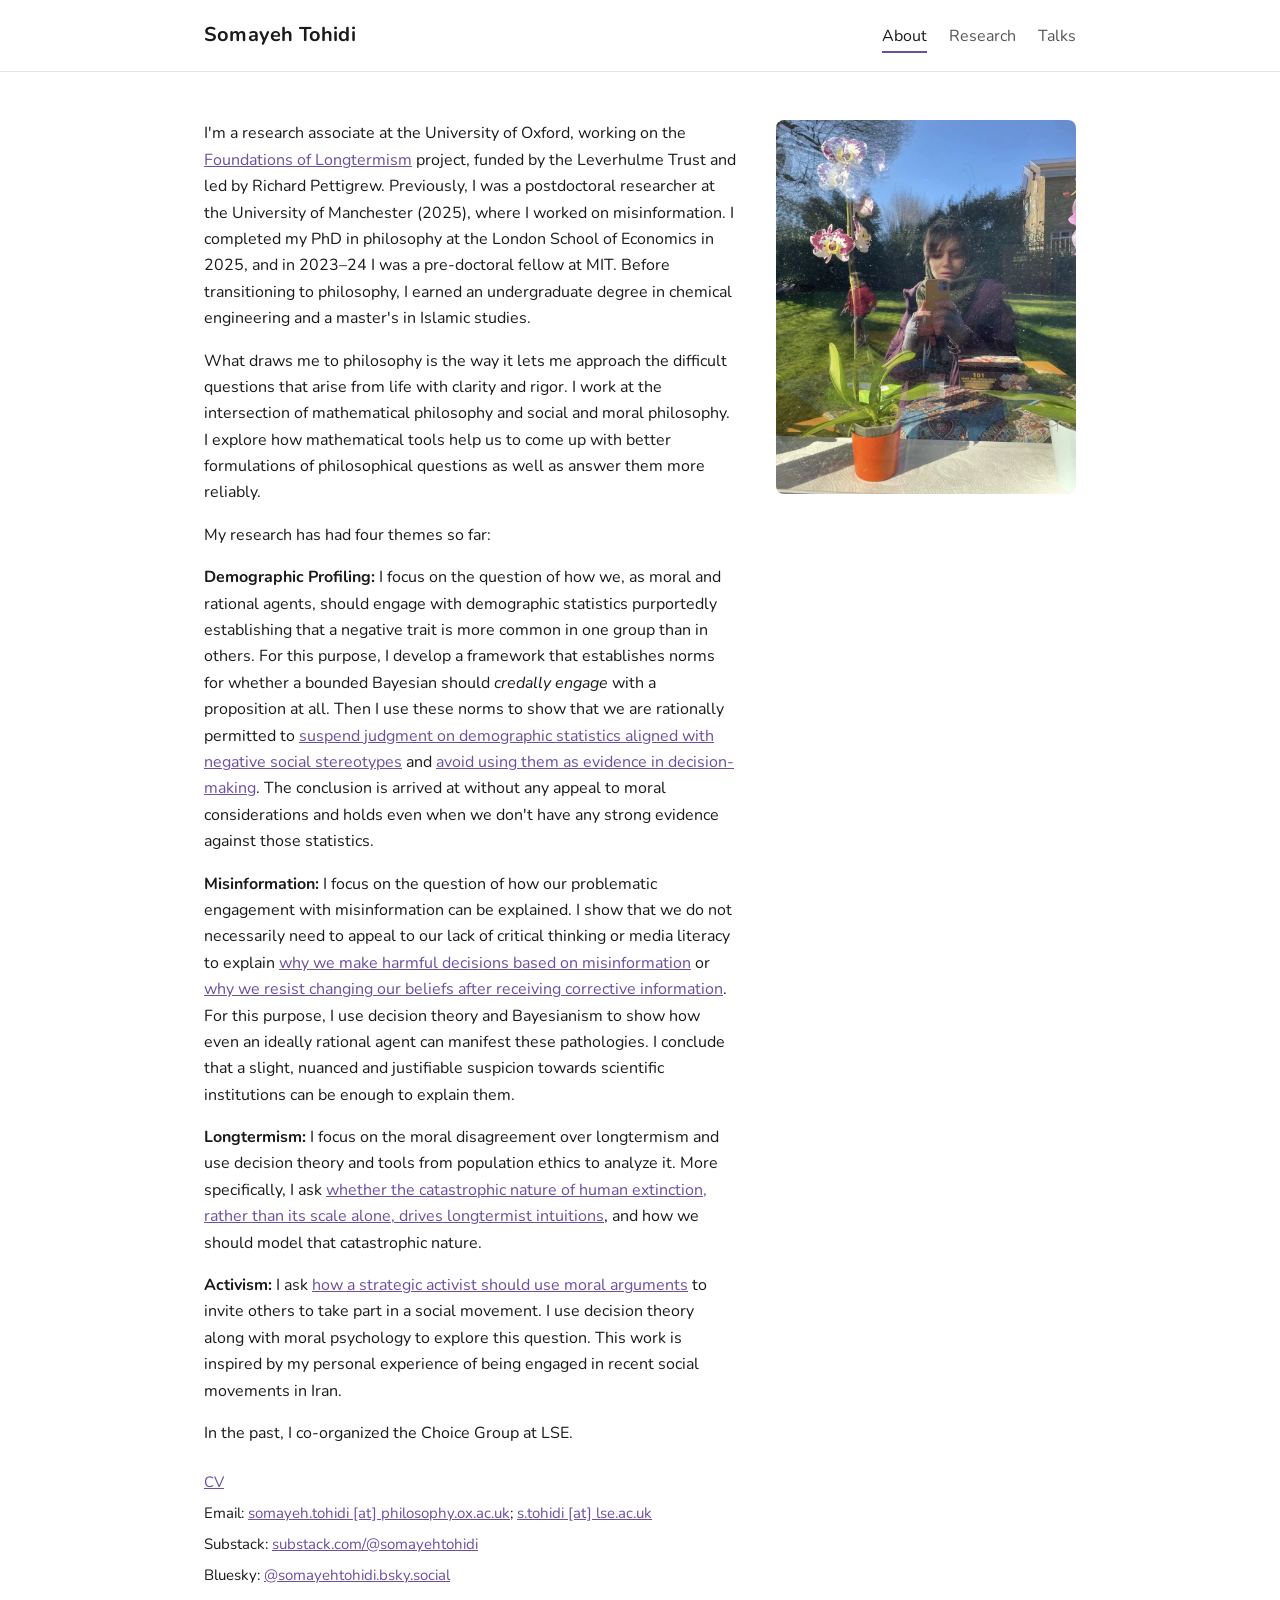
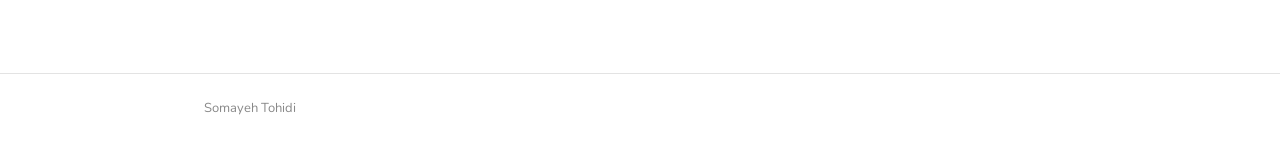
<file: index.html>
<!DOCTYPE html>
<html lang="en">
<head>
<meta charset="utf-8">
<meta name="viewport" content="width=device-width, initial-scale=1">
<title>Somayeh Tohidi</title>
<link rel="preconnect" href="https://fonts.googleapis.com">
<link rel="preconnect" href="https://fonts.gstatic.com" crossorigin>
<link href="https://fonts.googleapis.com/css2?family=Nunito:ital,wght@0,400;0,600;0,700;1,400&display=swap" rel="stylesheet">
<link rel="stylesheet" href="style.css">
</head>
<body>
<header class="site-header">
  <div class="wrap">
    <a class="brand" href="index.html">Somayeh Tohidi</a>
    <nav class="nav">
      <a href="index.html" class="active">About</a>
      <a href="research.html">Research</a>
      <a href="talks.html">Talks</a>
    </nav>
  </div>
</header>

<main>
  <div class="wrap">
    <div class="about-grid">
      <div class="about-text">
        <p>I'm a research associate at the University of Oxford, working on the <a href="https://richardpettigrew.com/the-foundations-of-longtermism/">Foundations of Longtermism</a> project, funded by the Leverhulme Trust and led by Richard Pettigrew. Previously, I was a postdoctoral researcher at the University of Manchester (2025), where I worked on misinformation. I completed my PhD in philosophy at the London School of Economics in 2025, and in 2023&ndash;24 I was a pre-doctoral fellow at MIT. Before transitioning to philosophy, I earned an undergraduate degree in chemical engineering and a master's in Islamic studies.</p>

        <p>What draws me to philosophy is the way it lets me approach the difficult questions that arise from life with clarity and rigor. I work at the intersection of mathematical philosophy and social and moral philosophy. I explore how mathematical tools help us to come up with better formulations of philosophical questions as well as answer them more reliably.</p>

        <p>My research has had four themes so far:</p>

        <p><strong>Demographic Profiling:</strong> I focus on the question of how we, as moral and rational agents, should engage with demographic statistics purportedly establishing that a negative trait is more common in one group than in others. For this purpose, I develop a framework that establishes norms for whether a bounded Bayesian should <em>credally engage</em> with a proposition at all. Then I use these norms to show that we are rationally permitted to <a href="research.html#politically-salient-science">suspend judgment on demographic statistics aligned with negative social stereotypes</a> and <a href="research.html#bounded-bayesian">avoid using them as evidence in decision-making</a>. The conclusion is arrived at without any appeal to moral considerations and holds even when we don't have any strong evidence against those statistics.</p>

        <p><strong>Misinformation:</strong> I focus on the question of how our problematic engagement with misinformation can be explained. I show that we do not necessarily need to appeal to our lack of critical thinking or media literacy to explain <a href="research.html#unconvinced-yet-influenced">why we make harmful decisions based on misinformation</a> or <a href="research.html#rational-resistance">why we resist changing our beliefs after receiving corrective information</a>. For this purpose, I use decision theory and Bayesianism to show how even an ideally rational agent can manifest these pathologies. I conclude that a slight, nuanced and justifiable suspicion towards scientific institutions can be enough to explain them.</p>

        <p><strong>Longtermism:</strong> I focus on the moral disagreement over longtermism and use decision theory and tools from population ethics to analyze it. More specifically, I ask <a href="research.html#longtermism-and-revolution">whether the catastrophic nature of human extinction, rather than its scale alone, drives longtermist intuitions</a>, and how we should model that catastrophic nature.</p>

        <p><strong>Activism:</strong> I ask <a href="research.html#moral-arguments">how a strategic activist should use moral arguments</a> to invite others to take part in a social movement. I use decision theory along with moral psychology to explore this question. This work is inspired by my personal experience of being engaged in recent social movements in Iran.</p>

        <p>In the past, I co-organized the Choice Group at LSE.</p>

        <div class="links">
          <p><a href="https://www.dropbox.com/scl/fi/em5snk0mjht50fcupt3ad/CV-5.pdf?rlkey=4yokegmrpwgsp3ri8vrx7lq3i&amp;st=0tmhv95s&amp;dl=0">CV</a></p>
          <p>Email: <a href="mailto:somayeh.tohidi@philosophy.ox.ac.uk">somayeh.tohidi [at] philosophy.ox.ac.uk</a>; <a href="mailto:s.tohidi@lse.ac.uk">s.tohidi [at] lse.ac.uk</a></p>
          <p>Substack: <a href="https://substack.com/@somayehtohidi">substack.com/@somayehtohidi</a></p>
          <p>Bluesky: <a href="https://bsky.app/profile/somayehtohidi.bsky.social">@somayehtohidi.bsky.social</a></p>
        </div>
      </div>
      <div class="about-photo">
        <img src="assets/Profile-2026.jpg" alt="Somayeh Tohidi">
      </div>
    </div>
  </div>
</main>

<footer class="site-footer">
  <div class="wrap">Somayeh Tohidi</div>
</footer>
</body>
</html>
</file>
<file: style.css>
:root {
  --ink: #1a1a1a;
  --muted: #555;
  --faint: #888;
  --line: #e3e3e3;
  --accent: #6b4fa0;
  --bg: #ffffff;
  --max: 920px;
}

* { box-sizing: border-box; margin: 0; padding: 0; }

html { scroll-behavior: smooth; }

body {
  font-family: 'Nunito', sans-serif;
  color: var(--ink);
  background: var(--bg);
  line-height: 1.65;
  -webkit-font-smoothing: antialiased;
}

.wrap {
  max-width: var(--max);
  margin: 0 auto;
  padding: 0 24px;
}

/* Header / nav */
.site-header {
  border-bottom: 1px solid var(--line);
  position: sticky;
  top: 0;
  background: rgba(255,255,255,0.92);
  backdrop-filter: blur(6px);
  z-index: 10;
}
.site-header .wrap {
  display: flex;
  align-items: baseline;
  justify-content: space-between;
  padding-top: 18px;
  padding-bottom: 18px;
  gap: 16px;
  flex-wrap: wrap;
}
.brand {
  font-size: 20px;
  font-weight: 700;
  color: var(--ink);
  text-decoration: none;
  letter-spacing: 0.2px;
}
.nav {
  display: flex;
  gap: 22px;
}
.nav a {
  font-size: 16px;
  color: var(--muted);
  text-decoration: none;
  padding-bottom: 2px;
  border-bottom: 2px solid transparent;
}
.nav a:hover { color: var(--ink); }
.nav a.active {
  color: var(--ink);
  border-bottom-color: var(--accent);
}

/* Main */
main { padding: 48px 0 80px; }

h1.page-title {
  font-size: 40px;
  font-weight: 700;
  line-height: 1.1;
  margin-bottom: 26px;
}
@media (max-width: 640px) { h1.page-title { font-size: 32px; } }

p { margin-bottom: 16px; font-size: 16px; }
a { color: var(--accent); }

/* About layout */
.about-grid {
  display: flex;
  gap: 40px;
  align-items: flex-start;
}
.about-text { flex: 1 1 0; min-width: 0; }
.about-photo { flex: 0 0 300px; }
.about-photo img {
  width: 100%;
  height: auto;
  border-radius: 8px;
  display: block;
}
.links { margin-top: 24px; }
.links p { margin-bottom: 6px; font-size: 15px; }
@media (max-width: 720px) {
  .about-grid { flex-direction: column; gap: 24px; }
  .about-photo { flex: 1 1 auto; max-width: 340px; }
}

/* Section headings */
.section-title {
  font-size: 22px;
  font-weight: 700;
  margin: 34px 0 10px;
}
.section-title:first-of-type { margin-top: 0; }

/* Page intro photo */
.page-photo {
  border-radius: 8px;
  display: block;
  margin: 0 0 32px;
}
.page-photo.landscape { width: 100%; max-width: 360px; height: auto; }
.page-photo.portrait { width: 100%; max-width: 320px; height: auto; }

/* Papers (details/summary accordion) */
.paper {
  border-bottom: 1px solid var(--line);
}
.paper summary {
  list-style: none;
  cursor: pointer;
  display: grid;
  grid-template-columns: 21px 1fr;
  column-gap: 10px;
  padding: 11px 0;
  font-size: 15px;
  line-height: 1.45;
}
.paper summary::-webkit-details-marker { display: none; }
.paper summary::before {
  content: "\25B6";
  font-size: 11px;
  color: var(--faint);
  transition: transform 0.18s ease;
  line-height: 1.6;
  font-weight: 400;
  grid-row: 1;
  grid-column: 1;
}
.ptitle { font-weight: 700; grid-column: 2; }
.paper[open] summary::before { transform: rotate(90deg); }
.coauthors { grid-column: 2; font-weight: 400; font-size: 13px; color: var(--muted); margin-top: 3px; }
.coauthors a { color: var(--accent); }
.venue { grid-column: 2; font-weight: 400; font-size: 13px; font-style: italic; color: var(--muted); margin-top: 2px; }
.pbody { padding: 0 0 14px 21px; }
.authors { font-size: 12px; color: var(--muted); margin-bottom: 6px; }
.abstract { font-size: 13px; line-height: 1.65; color: #2a2a2a; }

/* Talks list */
.talk {
  padding: 11px 0;
  border-bottom: 1px solid var(--line);
  font-size: 15px;
}
.ttitle { font-weight: 700; }
.tmeta { font-weight: 400; color: var(--muted); }
.tmeta a { color: var(--accent); }
.tag {
  display: inline-block;
  font-size: 11px;
  font-weight: 600;
  border-radius: 4px;
  padding: 1px 7px;
  margin-left: 6px;
  vertical-align: 1px;
  white-space: nowrap;
}
.tag.invited { color: var(--accent); border: 1px solid #cfc2e6; }
.tag.plain { color: var(--muted); border: 1px solid #d8d8d8; }
.tag.cancelled { color: #999; border: 1px solid #d8d8d8; }

/* Footer */
.site-footer {
  border-top: 1px solid var(--line);
  padding: 24px 0;
  font-size: 13px;
  color: var(--faint);
}
</file>
